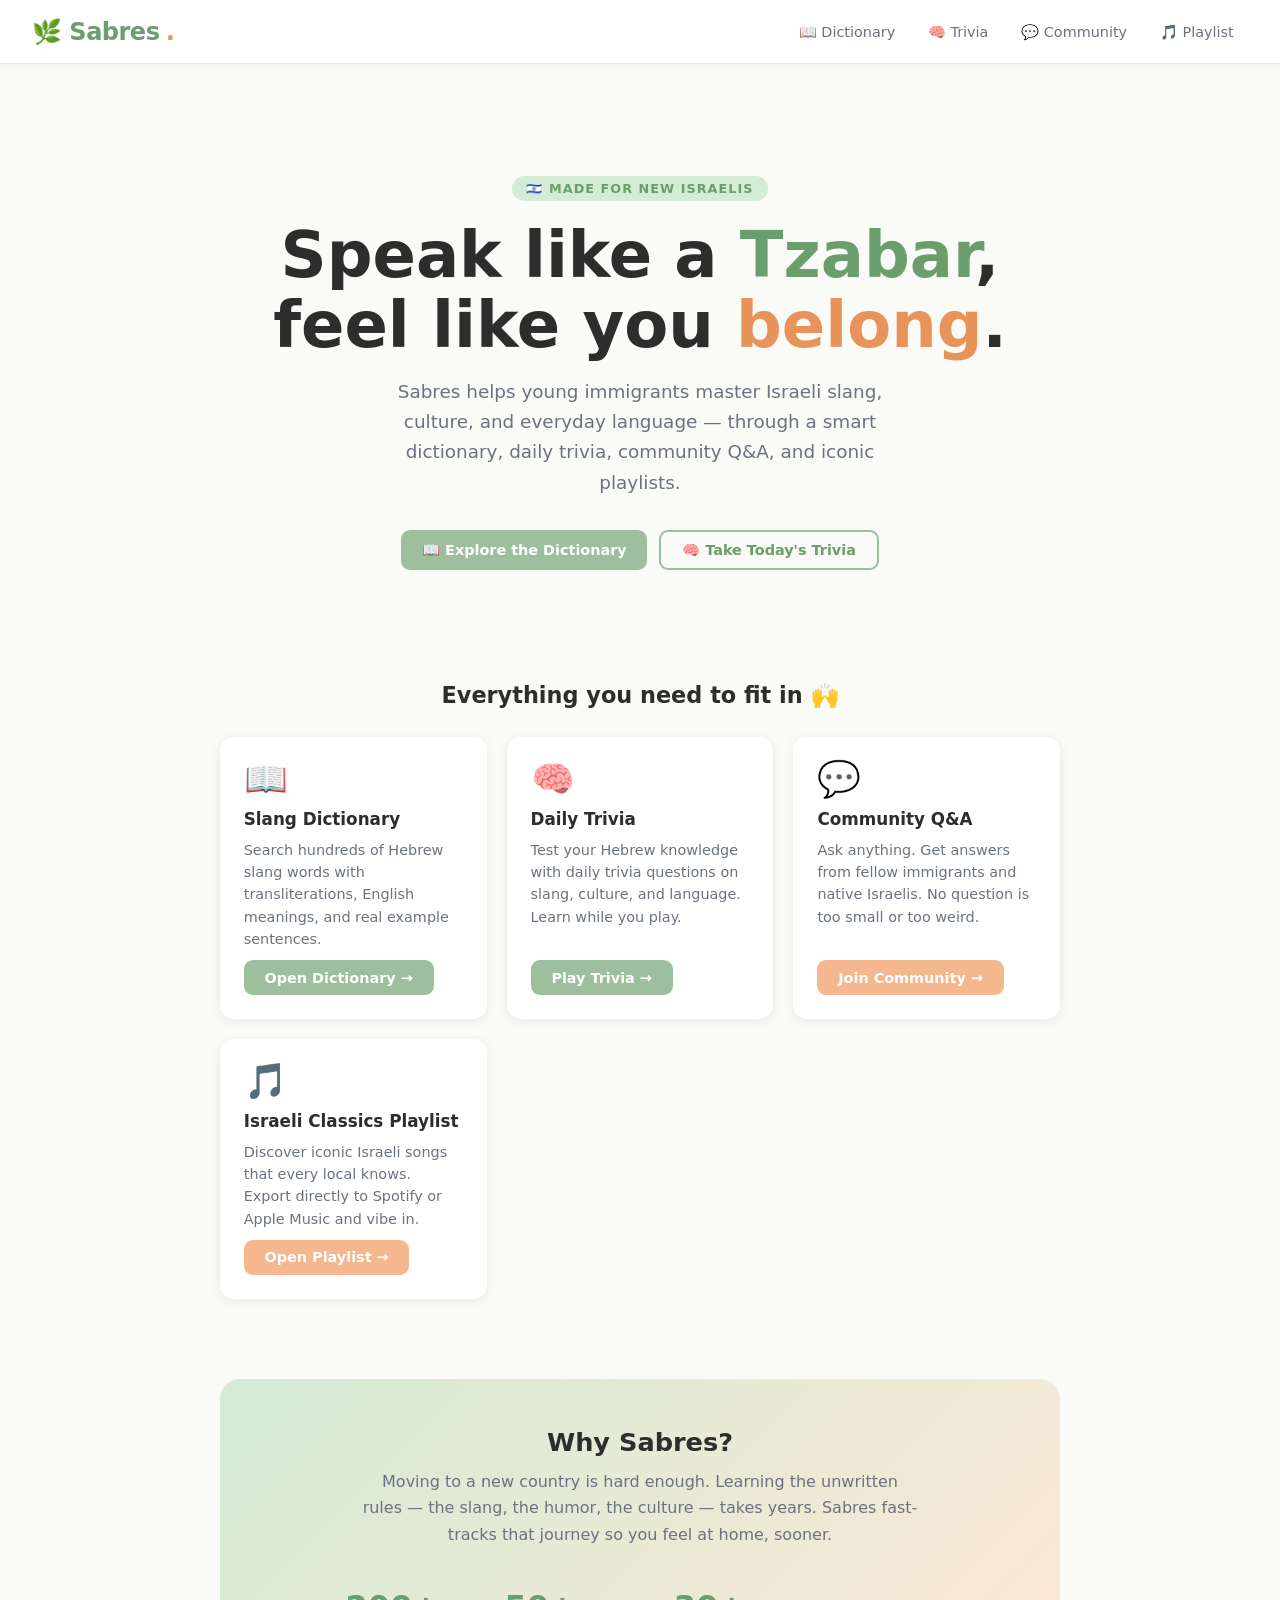
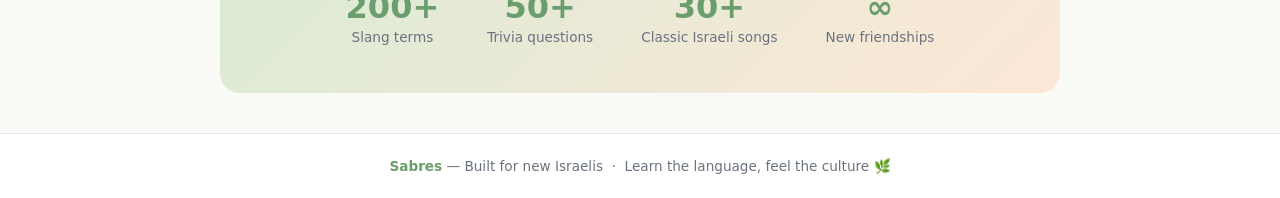
<file: index.html>
<!DOCTYPE html>
<html lang="en">
<head>
  <meta charset="UTF-8" />
  <meta name="viewport" content="width=device-width, initial-scale=1.0" />
  <title>Sabres — Learn Israeli Slang & Culture</title>
  <link rel="stylesheet" href="style.css" />
  <style>
    /* ── Hero ── */
    .hero {
      text-align: center;
      padding: 4.5rem 1rem 3rem;
    }
    .hero-badge {
      display: inline-block;
      background: var(--green-light);
      color: var(--green-dark);
      font-size: .8rem;
      font-weight: 700;
      letter-spacing: .08em;
      text-transform: uppercase;
      padding: .3rem .9rem;
      border-radius: 99px;
      margin-bottom: 1.2rem;
    }
    .hero h1 {
      font-size: clamp(2.4rem, 6vw, 4rem);
      font-weight: 900;
      line-height: 1.1;
      margin-bottom: 1rem;
    }
    .hero h1 .accent { color: var(--green-dark); }
    .hero h1 .accent2 { color: var(--orange-dark); }
    .hero p {
      font-size: 1.15rem;
      color: var(--text-muted);
      max-width: 540px;
      margin: 0 auto 2rem;
      line-height: 1.65;
    }
    .hero-cta { display: flex; gap: .75rem; justify-content: center; flex-wrap: wrap; }

    /* ── Feature cards ── */
    .features { margin-top: 4rem; }
    .features-heading {
      text-align: center;
      font-size: 1.4rem;
      font-weight: 800;
      margin-bottom: 1.75rem;
      color: var(--text);
    }
    .feature-card {
      display: flex;
      flex-direction: column;
      gap: .6rem;
    }
    .feature-icon {
      font-size: 2.2rem;
      line-height: 1;
      margin-bottom: .2rem;
    }
    .feature-card h3 { font-size: 1.05rem; font-weight: 700; }
    .feature-card p { font-size: .9rem; color: var(--text-muted); line-height: 1.55; }
    .feature-card .btn { margin-top: auto; align-self: flex-start; }

    /* ── Why section ── */
    .why {
      margin-top: 5rem;
      background: linear-gradient(135deg, var(--green-light) 0%, #fde8d6 100%);
      border-radius: 20px;
      padding: 3rem 2rem;
      text-align: center;
    }
    .why h2 { font-size: 1.6rem; font-weight: 800; margin-bottom: .75rem; }
    .why p { max-width: 560px; margin: 0 auto; color: var(--text-muted); line-height: 1.65; }
    .stats {
      display: flex;
      justify-content: center;
      gap: 3rem;
      margin-top: 2.5rem;
      flex-wrap: wrap;
    }
    .stat-num { font-size: 2rem; font-weight: 900; color: var(--green-dark); }
    .stat-label { font-size: .85rem; color: var(--text-muted); margin-top: .2rem; }
  </style>
</head>
<body>

<nav class="nav" role="navigation" aria-label="Main navigation">
  <a href="index.html" class="nav-logo">🌿 Sabres<span>.</span></a>
  <button class="nav-hamburger" aria-label="Open menu" aria-expanded="false">☰</button>
  <ul class="nav-links" role="list">
    <li><a href="dictionary.html">📖 Dictionary</a></li>
    <li><a href="trivia.html">🧠 Trivia</a></li>
    <li><a href="community.html">💬 Community</a></li>
    <li><a href="playlist.html">🎵 Playlist</a></li>
  </ul>
</nav>

<main class="page">

  <section class="hero">
    <div class="hero-badge">🇮🇱 Made for new Israelis</div>
    <h1>Speak like a <span class="accent">Tzabar</span>,<br>feel like you <span class="accent2">belong</span>.</h1>
    <p>Sabres helps young immigrants master Israeli slang, culture, and everyday language — through a smart dictionary, daily trivia, community Q&A, and iconic playlists.</p>
    <div class="hero-cta">
      <a href="dictionary.html" class="btn btn-green">📖 Explore the Dictionary</a>
      <a href="trivia.html" class="btn btn-outline">🧠 Take Today's Trivia</a>
    </div>
  </section>

  <section class="features">
    <h2 class="features-heading">Everything you need to fit in 🙌</h2>
    <div class="grid-2">
      <article class="card feature-card">
        <div class="feature-icon">📖</div>
        <h3>Slang Dictionary</h3>
        <p>Search hundreds of Hebrew slang words with transliterations, English meanings, and real example sentences.</p>
        <a href="dictionary.html" class="btn btn-green">Open Dictionary →</a>
      </article>

      <article class="card feature-card">
        <div class="feature-icon">🧠</div>
        <h3>Daily Trivia</h3>
        <p>Test your Hebrew knowledge with daily trivia questions on slang, culture, and language. Learn while you play.</p>
        <a href="trivia.html" class="btn btn-green">Play Trivia →</a>
      </article>

      <article class="card feature-card">
        <div class="feature-icon">💬</div>
        <h3>Community Q&A</h3>
        <p>Ask anything. Get answers from fellow immigrants and native Israelis. No question is too small or too weird.</p>
        <a href="community.html" class="btn btn-orange">Join Community →</a>
      </article>

      <article class="card feature-card">
        <div class="feature-icon">🎵</div>
        <h3>Israeli Classics Playlist</h3>
        <p>Discover iconic Israeli songs that every local knows. Export directly to Spotify or Apple Music and vibe in.</p>
        <a href="playlist.html" class="btn btn-orange">Open Playlist →</a>
      </article>
    </div>
  </section>

  <section class="why" aria-label="Why Sabres">
    <h2>Why Sabres?</h2>
    <p>Moving to a new country is hard enough. Learning the unwritten rules — the slang, the humor, the culture — takes years. Sabres fast-tracks that journey so you feel at home, sooner.</p>
    <div class="stats">
      <div>
        <div class="stat-num">200+</div>
        <div class="stat-label">Slang terms</div>
      </div>
      <div>
        <div class="stat-num">50+</div>
        <div class="stat-label">Trivia questions</div>
      </div>
      <div>
        <div class="stat-num">30+</div>
        <div class="stat-label">Classic Israeli songs</div>
      </div>
      <div>
        <div class="stat-num">∞</div>
        <div class="stat-label">New friendships</div>
      </div>
    </div>
  </section>

</main>

<footer>
  <strong>Sabres</strong> — Built for new Israelis &nbsp;·&nbsp; Learn the language, feel the culture 🌿
</footer>

<div id="toast"></div>
<script src="app.js"></script>
</body>
</html>
</file>
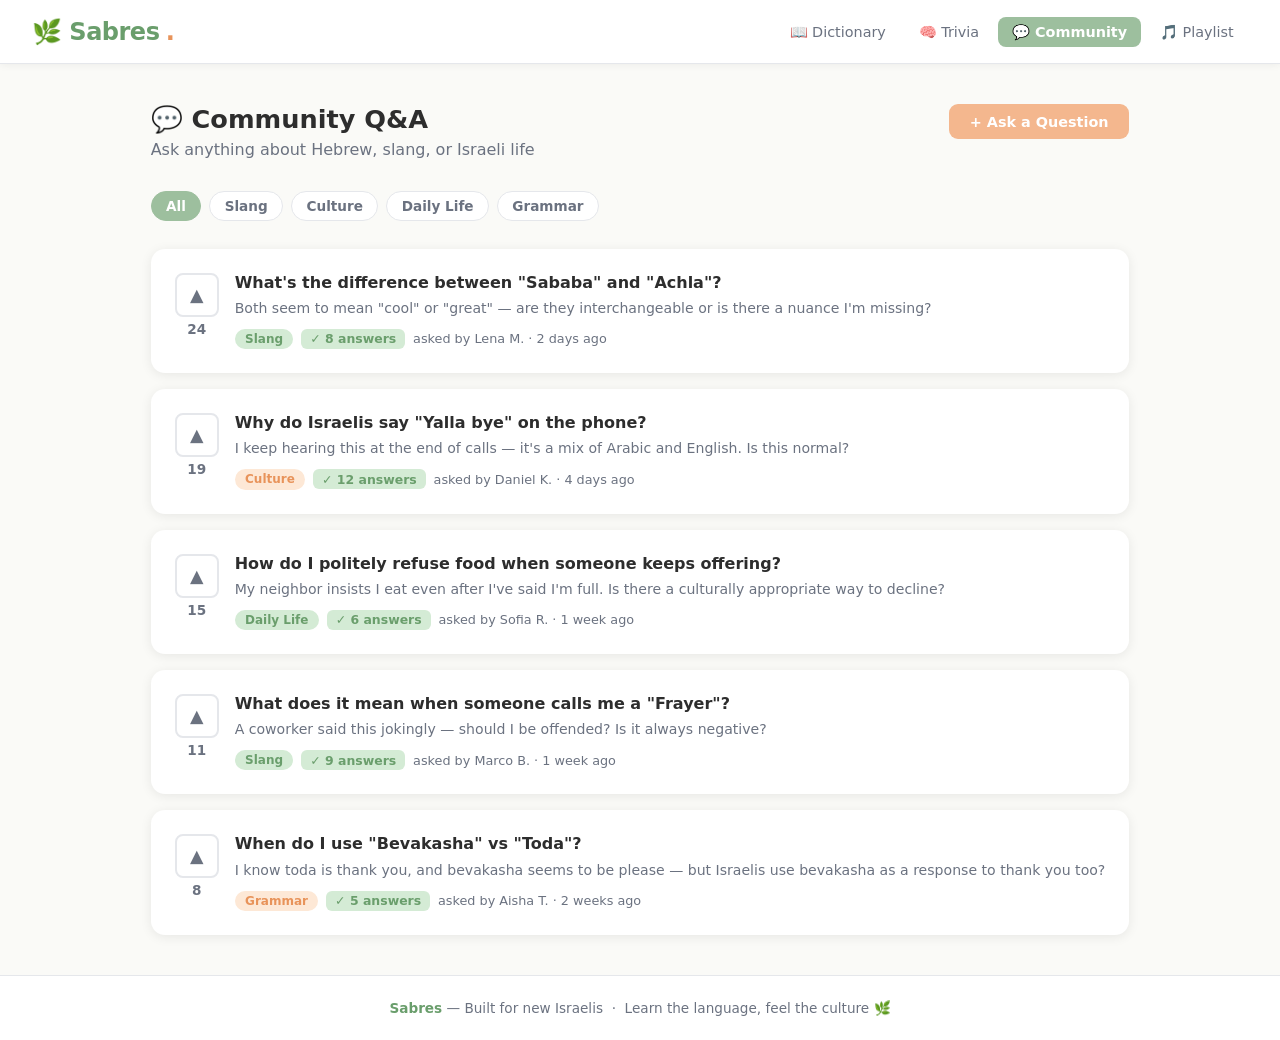
<file: community.html>
<!DOCTYPE html>
<html lang="en">
<head>
  <meta charset="UTF-8" />
  <meta name="viewport" content="width=device-width, initial-scale=1.0" />
  <title>Community Q&A — Sabres</title>
  <link rel="stylesheet" href="style.css" />
  <style>
    .community-header {
      display: flex;
      align-items: flex-start;
      justify-content: space-between;
      flex-wrap: wrap;
      gap: 1rem;
      margin-bottom: 2rem;
    }
    .q-card { display: flex; gap: 1rem; align-items: flex-start; }
    .q-votes {
      display: flex;
      flex-direction: column;
      align-items: center;
      gap: .25rem;
      min-width: 44px;
    }
    .upvote-btn {
      background: none;
      border: 2px solid var(--border);
      border-radius: 8px;
      width: 44px;
      height: 44px;
      font-size: 1.1rem;
      display: flex;
      align-items: center;
      justify-content: center;
      transition: border-color .15s, background .15s, color .15s;
      color: var(--text-muted);
    }
    .upvote-btn:hover { border-color: var(--orange); color: var(--orange-dark); }
    .upvote-btn.voted { border-color: var(--orange-dark); background: #fde8d6; color: var(--orange-dark); }
    .vote-count { font-size: .85rem; font-weight: 700; color: var(--text-muted); }
    .q-body { flex: 1; }
    .q-title { font-size: 1rem; font-weight: 700; margin-bottom: .4rem; color: var(--text); }
    .q-title a:hover { color: var(--green-dark); text-decoration: underline; }
    .q-preview { font-size: .88rem; color: var(--text-muted); line-height: 1.5; margin-bottom: .6rem; }
    .q-meta {
      display: flex;
      gap: .5rem;
      align-items: center;
      flex-wrap: wrap;
      font-size: .8rem;
      color: var(--text-muted);
    }
    .q-answers {
      background: var(--green-light);
      color: var(--green-dark);
      font-weight: 700;
      padding: .15rem .55rem;
      border-radius: 6px;
      font-size: .78rem;
    }
    .filters {
      display: flex;
      gap: .5rem;
      flex-wrap: wrap;
      margin-bottom: 1.75rem;
    }
    .filter-btn {
      background: var(--surface);
      border: 1.5px solid var(--border);
      border-radius: 99px;
      padding: .35rem .9rem;
      font-size: .85rem;
      font-weight: 600;
      color: var(--text-muted);
      transition: all .15s;
    }
    .filter-btn:hover, .filter-btn.active {
      background: var(--green);
      border-color: var(--green);
      color: #fff;
    }
    .q-list { display: flex; flex-direction: column; gap: 1rem; }
  </style>
</head>
<body>

<nav class="nav" role="navigation" aria-label="Main navigation">
  <a href="index.html" class="nav-logo">🌿 Sabres<span>.</span></a>
  <button class="nav-hamburger" aria-label="Open menu">☰</button>
  <ul class="nav-links" role="list">
    <li><a href="dictionary.html">📖 Dictionary</a></li>
    <li><a href="trivia.html">🧠 Trivia</a></li>
    <li><a href="community.html" class="active">💬 Community</a></li>
    <li><a href="playlist.html">🎵 Playlist</a></li>
  </ul>
</nav>

<main class="page">
  <div class="community-header">
    <div>
      <h1 class="section-title">💬 Community Q&A</h1>
      <p class="section-subtitle" style="margin-bottom:0">Ask anything about Hebrew, slang, or Israeli life</p>
    </div>
    <button class="btn btn-orange" onclick="openAskModal()" aria-haspopup="dialog">+ Ask a Question</button>
  </div>

  <div class="filters" role="group" aria-label="Filter questions">
    <button class="filter-btn active" onclick="setFilter(this,'all')">All</button>
    <button class="filter-btn" onclick="setFilter(this,'slang')">Slang</button>
    <button class="filter-btn" onclick="setFilter(this,'culture')">Culture</button>
    <button class="filter-btn" onclick="setFilter(this,'daily')">Daily Life</button>
    <button class="filter-btn" onclick="setFilter(this,'grammar')">Grammar</button>
  </div>

  <div class="q-list" role="list" aria-label="Questions">

    <article class="card q-card" role="listitem" data-tags="slang">
      <div class="q-votes">
        <button class="upvote-btn" onclick="upvote(this)" aria-pressed="false" aria-label="Upvote question">▲</button>
        <span class="vote-count">24</span>
      </div>
      <div class="q-body">
        <h2 class="q-title"><a href="#">What's the difference between "Sababa" and "Achla"?</a></h2>
        <p class="q-preview">Both seem to mean "cool" or "great" — are they interchangeable or is there a nuance I'm missing?</p>
        <div class="q-meta">
          <span class="tag">Slang</span>
          <span class="q-answers">✓ 8 answers</span>
          <span>asked by Lena M. · 2 days ago</span>
        </div>
      </div>
    </article>

    <article class="card q-card" role="listitem" data-tags="culture">
      <div class="q-votes">
        <button class="upvote-btn" onclick="upvote(this)" aria-pressed="false" aria-label="Upvote question">▲</button>
        <span class="vote-count">19</span>
      </div>
      <div class="q-body">
        <h2 class="q-title"><a href="#">Why do Israelis say "Yalla bye" on the phone?</a></h2>
        <p class="q-preview">I keep hearing this at the end of calls — it's a mix of Arabic and English. Is this normal?</p>
        <div class="q-meta">
          <span class="tag tag-orange">Culture</span>
          <span class="q-answers">✓ 12 answers</span>
          <span>asked by Daniel K. · 4 days ago</span>
        </div>
      </div>
    </article>

    <article class="card q-card" role="listitem" data-tags="daily">
      <div class="q-votes">
        <button class="upvote-btn" onclick="upvote(this)" aria-pressed="false" aria-label="Upvote question">▲</button>
        <span class="vote-count">15</span>
      </div>
      <div class="q-body">
        <h2 class="q-title"><a href="#">How do I politely refuse food when someone keeps offering?</a></h2>
        <p class="q-preview">My neighbor insists I eat even after I've said I'm full. Is there a culturally appropriate way to decline?</p>
        <div class="q-meta">
          <span class="tag">Daily Life</span>
          <span class="q-answers">✓ 6 answers</span>
          <span>asked by Sofia R. · 1 week ago</span>
        </div>
      </div>
    </article>

    <article class="card q-card" role="listitem" data-tags="slang">
      <div class="q-votes">
        <button class="upvote-btn" onclick="upvote(this)" aria-pressed="false" aria-label="Upvote question">▲</button>
        <span class="vote-count">11</span>
      </div>
      <div class="q-body">
        <h2 class="q-title"><a href="#">What does it mean when someone calls me a "Frayer"?</a></h2>
        <p class="q-preview">A coworker said this jokingly — should I be offended? Is it always negative?</p>
        <div class="q-meta">
          <span class="tag">Slang</span>
          <span class="q-answers">✓ 9 answers</span>
          <span>asked by Marco B. · 1 week ago</span>
        </div>
      </div>
    </article>

    <article class="card q-card" role="listitem" data-tags="grammar">
      <div class="q-votes">
        <button class="upvote-btn" onclick="upvote(this)" aria-pressed="false" aria-label="Upvote question">▲</button>
        <span class="vote-count">8</span>
      </div>
      <div class="q-body">
        <h2 class="q-title"><a href="#">When do I use "Bevakasha" vs "Toda"?</a></h2>
        <p class="q-preview">I know toda is thank you, and bevakasha seems to be please — but Israelis use bevakasha as a response to thank you too?</p>
        <div class="q-meta">
          <span class="tag tag-orange">Grammar</span>
          <span class="q-answers">✓ 5 answers</span>
          <span>asked by Aisha T. · 2 weeks ago</span>
        </div>
      </div>
    </article>

  </div>
</main>

<!-- Ask modal -->
<div id="ask-modal" class="modal-overlay" role="dialog" aria-modal="true" aria-labelledby="modal-title">
  <div class="modal">
    <button class="modal-close" onclick="closeAskModal()" aria-label="Close dialog">✕</button>
    <h2 id="modal-title">Ask the Community</h2>
    <form onsubmit="submitQuestion(event)">
      <div class="form-group">
        <label for="q-title-input">Your question</label>
        <input id="q-title-input" type="text" placeholder="e.g. What does 'nu' mean?" required />
      </div>
      <div class="form-group">
        <label for="q-body-input">Details (optional)</label>
        <textarea id="q-body-input" placeholder="Add more context here…"></textarea>
      </div>
      <div class="form-group">
        <label for="q-tag-select">Category</label>
        <select id="q-tag-select">
          <option value="slang">Slang</option>
          <option value="culture">Culture</option>
          <option value="daily">Daily Life</option>
          <option value="grammar">Grammar</option>
        </select>
      </div>
      <button type="submit" class="btn btn-orange" style="width:100%;justify-content:center;">Post Question</button>
    </form>
  </div>
</div>

<footer>
  <strong>Sabres</strong> — Built for new Israelis &nbsp;·&nbsp; Learn the language, feel the culture 🌿
</footer>

<div id="toast"></div>
<script src="app.js"></script>
<script>
  function setFilter(btn, tag) {
    document.querySelectorAll('.filter-btn').forEach(b => b.classList.remove('active'));
    btn.classList.add('active');
    document.querySelectorAll('.q-list .q-card').forEach(card => {
      card.style.display = (tag === 'all' || card.dataset.tags.includes(tag)) ? '' : 'none';
    });
  }
  // close modal on overlay click
  document.getElementById('ask-modal').addEventListener('click', e => {
    if (e.target === e.currentTarget) closeAskModal();
  });
</script>
</body>
</html>
</file>
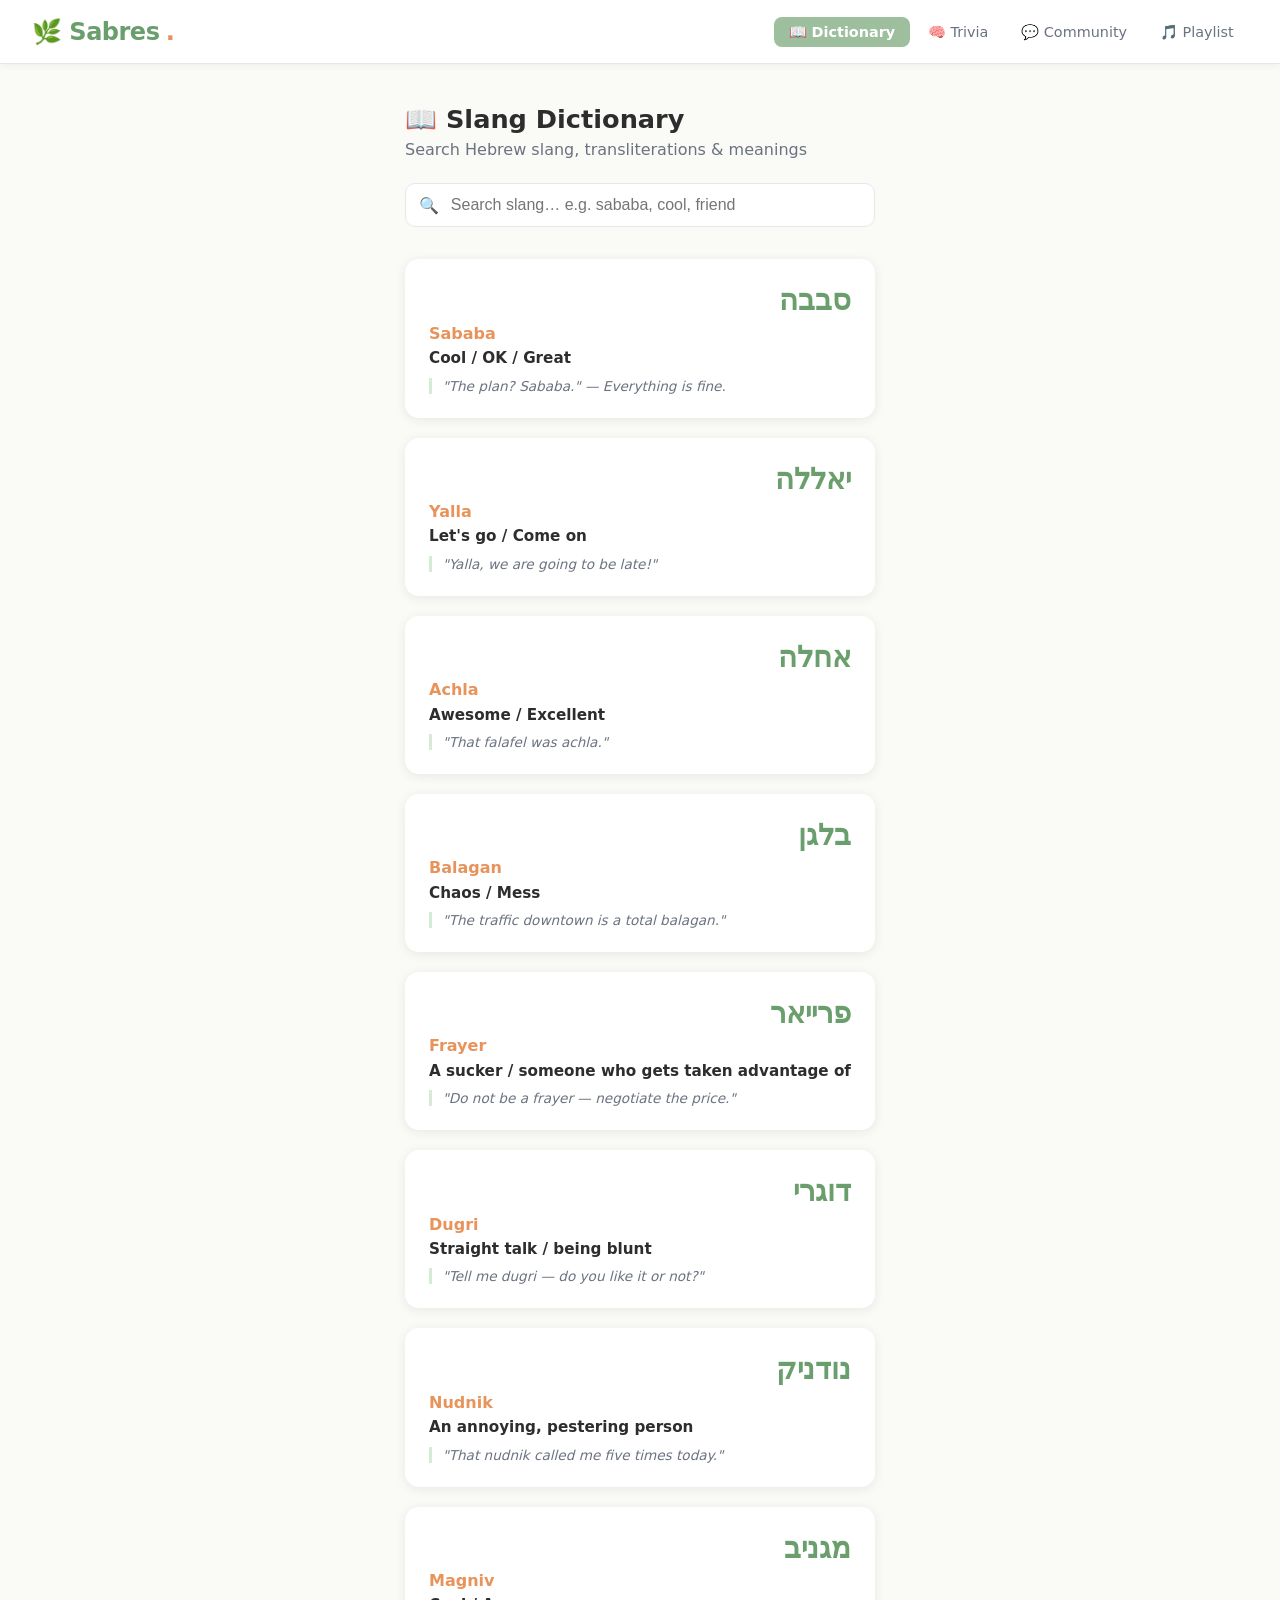
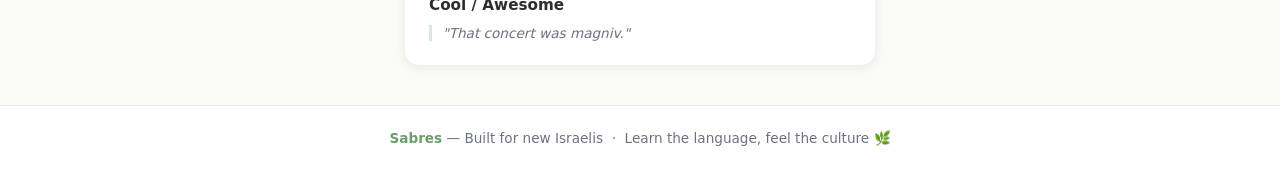
<file: dictionary.html>
<!DOCTYPE html>
<html lang="en">
<head>
  <meta charset="UTF-8" />
  <meta name="viewport" content="width=device-width, initial-scale=1.0" />
  <title>Slang Dictionary — Sabres</title>
  <link rel="stylesheet" href="style.css" />
  <style>
    .dict-card { display: flex; flex-direction: column; gap: .4rem; }
    .dict-hebrew {
      font-size: 1.8rem;
      font-weight: 900;
      color: var(--green-dark);
      direction: rtl;
      font-family: 'David Libre', 'Frank Ruhl Libre', serif;
    }
    .dict-trans {
      font-size: 1rem;
      font-weight: 700;
      color: var(--orange-dark);
    }
    .dict-meaning {
      font-size: .95rem;
      font-weight: 600;
      color: var(--text);
    }
    .dict-example {
      font-size: .85rem;
      color: var(--text-muted);
      font-style: italic;
      border-left: 3px solid var(--green-light);
      padding-left: .65rem;
      margin-top: .25rem;
    }
    .no-results { color: var(--text-muted); font-size: 1rem; padding: 1rem 0; }
    .dict-header {
      display: flex;
      align-items: flex-start;
      justify-content: space-between;
      flex-wrap: wrap;
      gap: 1rem;
      margin-bottom: 1.5rem;
    }
    .dict-count {
      color: var(--text-muted);
      font-size: .9rem;
      margin-top: .25rem;
    }
  </style>
</head>
<body>

<nav class="nav" role="navigation" aria-label="Main navigation">
  <a href="index.html" class="nav-logo">🌿 Sabres<span>.</span></a>
  <button class="nav-hamburger" aria-label="Open menu">☰</button>
  <ul class="nav-links" role="list">
    <li><a href="dictionary.html" class="active">📖 Dictionary</a></li>
    <li><a href="trivia.html">🧠 Trivia</a></li>
    <li><a href="community.html">💬 Community</a></li>
    <li><a href="playlist.html">🎵 Playlist</a></li>
  </ul>
</nav>

<main class="page">
  <div class="dict-header">
    <div>
      <h1 class="section-title">📖 Slang Dictionary</h1>
      <p class="section-subtitle" style="margin-bottom:0">Search Hebrew slang, transliterations & meanings</p>
    </div>
  </div>

  <div class="search-wrap" role="search">
    <span class="search-icon" aria-hidden="true">🔍</span>
    <input
      type="search"
      id="dict-search"
      placeholder="Search slang… e.g. sababa, cool, friend"
      aria-label="Search slang dictionary"
      autocomplete="off"
    />
  </div>

  <div id="dict-grid" class="grid-2" role="list" aria-live="polite" aria-label="Slang results"></div>
</main>

<footer>
  <strong>Sabres</strong> — Built for new Israelis &nbsp;·&nbsp; Learn the language, feel the culture 🌿
</footer>

<div id="toast"></div>
<script src="app.js"></script>
</body>
</html>
</file>
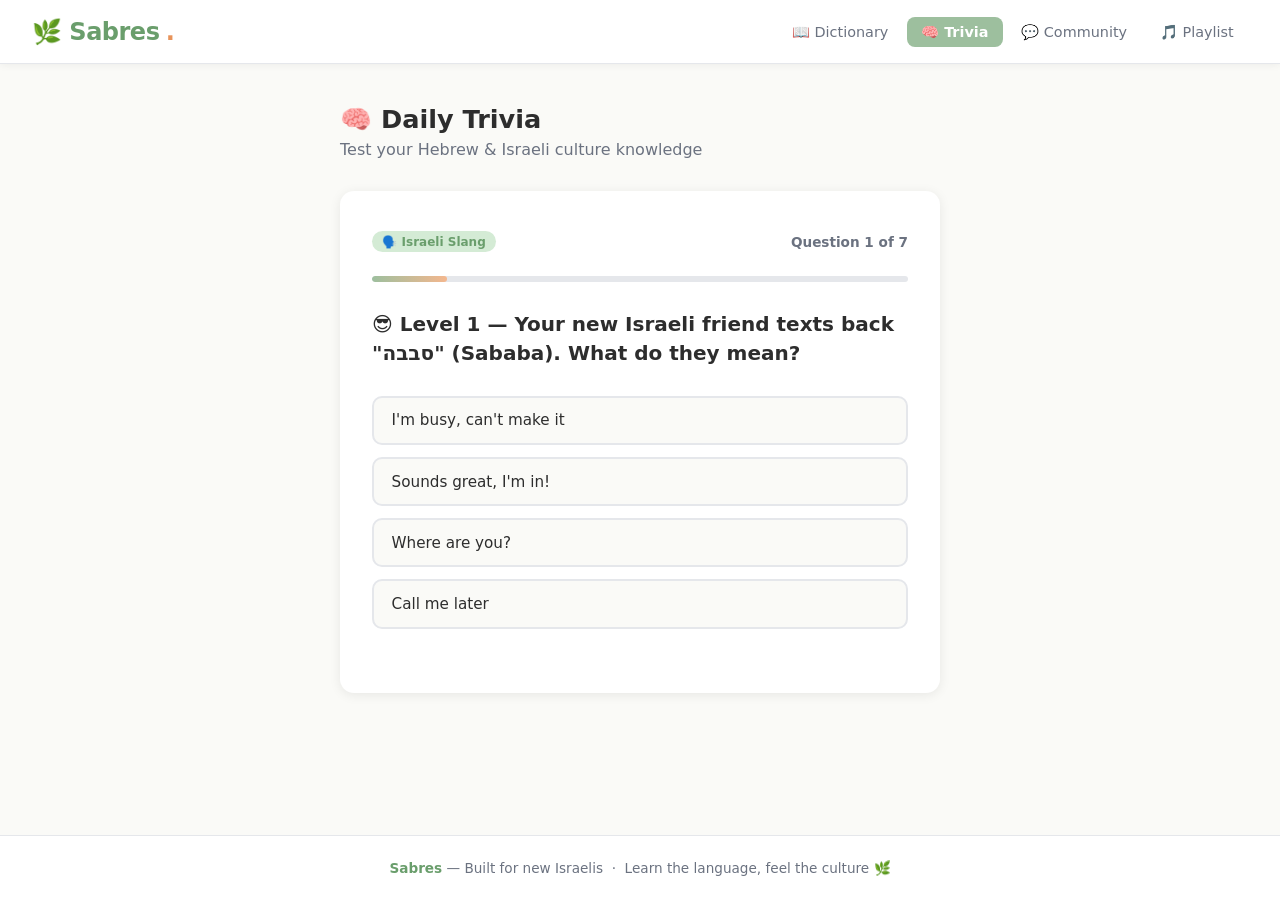
<file: trivia.html>
<!DOCTYPE html>
<html lang="en">
<head>
  <meta charset="UTF-8" />
  <meta name="viewport" content="width=device-width, initial-scale=1.0" />
  <title>Daily Trivia — Sabres</title>
  <link rel="stylesheet" href="style.css" />
  <style>
    .trivia-wrap {
      max-width: 600px;
      margin: 0 auto;
    }
    .trivia-card {
      background: var(--surface);
      border-radius: var(--radius);
      box-shadow: var(--shadow);
      padding: 2.5rem 2rem;
    }
    .trivia-meta {
      display: flex;
      justify-content: space-between;
      align-items: center;
      margin-bottom: 1.5rem;
    }
    #trivia-counter {
      font-size: .85rem;
      font-weight: 600;
      color: var(--text-muted);
    }
    #trivia-question {
      font-size: 1.25rem;
      font-weight: 700;
      line-height: 1.45;
      margin-bottom: 1.75rem;
      color: var(--text);
    }
    #trivia-options {
      display: flex;
      flex-direction: column;
      gap: .75rem;
      margin-bottom: 1.5rem;
    }
    .trivia-option {
      width: 100%;
      text-align: left;
      padding: .85rem 1.1rem;
      border-radius: 10px;
      border: 2px solid var(--border);
      background: var(--bg);
      font-size: .95rem;
      color: var(--text);
      font-weight: 500;
      transition: border-color .15s, background .15s;
    }
    .trivia-option:hover:not(:disabled) {
      border-color: var(--green);
      background: var(--green-light);
    }
    .trivia-option.correct {
      border-color: var(--green-dark);
      background: var(--green-light);
      color: var(--green-dark);
      font-weight: 700;
    }
    .trivia-option.correct::after { content: ' ✓'; }
    .trivia-option.wrong {
      border-color: #e57373;
      background: #fdecea;
      color: #c62828;
    }
    .trivia-option.wrong::after { content: ' ✗'; }
    #trivia-explanation {
      background: var(--green-light);
      border-left: 4px solid var(--green-dark);
      border-radius: 8px;
      padding: .85rem 1rem;
      font-size: .9rem;
      color: var(--text);
      line-height: 1.55;
      margin-bottom: 1.25rem;
    }
    #trivia-next {
      width: 100%;
      justify-content: center;
      font-size: 1rem;
      padding: .75rem;
    }
    .trivia-progress {
      width: 100%;
      height: 6px;
      background: var(--border);
      border-radius: 99px;
      overflow: hidden;
      margin-bottom: 1.75rem;
    }
    .trivia-progress-bar {
      height: 100%;
      background: linear-gradient(90deg, var(--green), var(--orange));
      border-radius: 99px;
      transition: width .4s ease;
    }

    /* ── Results screen ── */
    #trivia-results {
      display: none;
      text-align: center;
      padding: 1rem 0 .5rem;
    }
    .result-emoji { font-size: 3.5rem; line-height: 1; margin-bottom: 1rem; }
    .result-score {
      font-size: 3rem;
      font-weight: 900;
      color: var(--green-dark);
      margin-bottom: .3rem;
    }
    .result-label {
      font-size: 1.1rem;
      font-weight: 700;
      margin-bottom: .5rem;
    }
    .result-msg {
      color: var(--text-muted);
      font-size: .95rem;
      line-height: 1.6;
      margin-bottom: 1.75rem;
      max-width: 380px;
      margin-left: auto;
      margin-right: auto;
    }
    .result-breakdown {
      display: flex;
      justify-content: center;
      gap: 2rem;
      margin-bottom: 1.75rem;
    }
    .result-stat { text-align: center; }
    .result-stat-num { font-size: 1.6rem; font-weight: 900; }
    .result-stat-num.correct { color: var(--green-dark); }
    .result-stat-num.wrong   { color: #e57373; }
    .result-stat-lbl { font-size: .8rem; color: var(--text-muted); margin-top: .15rem; }
  </style>
</head>
<body>

<nav class="nav" role="navigation" aria-label="Main navigation">
  <a href="index.html" class="nav-logo">🌿 Sabres<span>.</span></a>
  <button class="nav-hamburger" aria-label="Open menu">☰</button>
  <ul class="nav-links" role="list">
    <li><a href="dictionary.html">📖 Dictionary</a></li>
    <li><a href="trivia.html" class="active">🧠 Trivia</a></li>
    <li><a href="community.html">💬 Community</a></li>
    <li><a href="playlist.html">🎵 Playlist</a></li>
  </ul>
</nav>

<main class="page">
  <div style="max-width:600px;margin:0 auto 2rem;">
    <h1 class="section-title">🧠 Daily Trivia</h1>
    <p class="section-subtitle">Test your Hebrew & Israeli culture knowledge</p>
  </div>

  <div class="trivia-wrap">
    <div class="trivia-card">
      <div class="trivia-meta">
        <span class="tag">🗣️ Israeli Slang</span>
        <span id="trivia-counter">Question 1 of 7</span>
      </div>

      <div class="trivia-progress" role="progressbar" aria-label="Quiz progress">
        <div class="trivia-progress-bar" id="trivia-bar" style="width:14%"></div>
      </div>

      <p id="trivia-question"></p>

      <div id="trivia-options" role="group" aria-label="Answer options"></div>

      <div id="trivia-explanation" style="display:none" aria-live="polite"></div>

      <button
        id="trivia-next"
        class="btn btn-green"
        style="display:none"
        onclick="nextTrivia()"
        aria-label="Next question"
      >Next Question →</button>

      <!-- Results screen (shown after last question) -->
      <div id="trivia-results" aria-live="polite">
        <div class="result-emoji" id="result-emoji">🎉</div>
        <div class="result-score" id="result-score">0/7</div>
        <div class="result-label" id="result-label"></div>
        <p class="result-msg" id="result-msg"></p>
        <div class="result-breakdown">
          <div class="result-stat">
            <div class="result-stat-num correct" id="result-correct">0</div>
            <div class="result-stat-lbl">Correct</div>
          </div>
          <div class="result-stat">
            <div class="result-stat-num wrong" id="result-wrong">0</div>
            <div class="result-stat-lbl">Incorrect</div>
          </div>
          <div class="result-stat">
            <div class="result-stat-num" id="result-pct" style="color:var(--orange-dark)">0%</div>
            <div class="result-stat-lbl">Score</div>
          </div>
        </div>
        <button class="btn btn-green" onclick="restartTrivia()" style="width:100%;justify-content:center;font-size:1rem;padding:.8rem">
          🔄 Try Again
        </button>
      </div>
    </div>
  </div>
</main>

<footer>
  <strong>Sabres</strong> — Built for new Israelis &nbsp;·&nbsp; Learn the language, feel the culture 🌿
</footer>

<div id="toast"></div>
<script src="app.js"></script>
</body>
</html>
</file>
<file: style.css>
/* ── Design Tokens ─────────────────────────────────────────── */
:root {
  --green:       #9DBF9E;
  --green-dark:  #6a9e6c;
  --green-light: #d4ebd5;
  --orange:      #F4B78E;
  --orange-dark: #e8935a;
  --bg:          #FAFAF7;
  --surface:     #FFFFFF;
  --text:        #2D2D2D;
  --text-muted:  #6b7280;
  --border:      #e5e7eb;
  --radius:      14px;
  --shadow:      0 2px 12px rgba(0,0,0,.08);
  --shadow-hover:0 6px 24px rgba(0,0,0,.14);
  --font:        'Segoe UI', system-ui, -apple-system, sans-serif;
}

/* ── Reset ─────────────────────────────────────────────────── */
*, *::before, *::after { box-sizing: border-box; margin: 0; padding: 0; }
html { scroll-behavior: smooth; }
body {
  font-family: var(--font);
  background: var(--bg);
  color: var(--text);
  min-height: 100vh;
  display: flex;
  flex-direction: column;
}
a { color: inherit; text-decoration: none; }
img { max-width: 100%; }
button { cursor: pointer; font-family: var(--font); }

/* ── Nav ───────────────────────────────────────────────────── */
.nav {
  position: sticky;
  top: 0;
  z-index: 100;
  background: var(--surface);
  border-bottom: 1px solid var(--border);
  padding: 0 2rem;
  height: 64px;
  display: flex;
  align-items: center;
  justify-content: space-between;
  box-shadow: 0 1px 8px rgba(0,0,0,.06);
}
.nav-logo {
  font-size: 1.5rem;
  font-weight: 800;
  letter-spacing: -.5px;
  color: var(--green-dark);
  display: flex;
  align-items: center;
  gap: .4rem;
}
.nav-logo span { color: var(--orange-dark); }
.nav-links {
  display: flex;
  gap: .25rem;
  list-style: none;
}
.nav-links a {
  padding: .45rem .9rem;
  border-radius: 8px;
  font-size: .9rem;
  font-weight: 500;
  color: var(--text-muted);
  transition: background .18s, color .18s;
}
.nav-links a:hover { background: var(--green-light); color: var(--green-dark); }
.nav-links a.active {
  background: var(--green);
  color: #fff;
  font-weight: 600;
}
.nav-hamburger {
  display: none;
  background: none;
  border: none;
  font-size: 1.5rem;
  color: var(--text);
}

/* ── Footer ────────────────────────────────────────────────── */
footer {
  margin-top: auto;
  background: var(--surface);
  border-top: 1px solid var(--border);
  text-align: center;
  padding: 1.5rem 1rem;
  color: var(--text-muted);
  font-size: .85rem;
}
footer strong { color: var(--green-dark); }

/* ── Page wrapper ──────────────────────────────────────────── */
.page { max-width: 1100px; margin: 0 auto; padding: 2.5rem 1.5rem; flex: 1; }

/* ── Shared card ───────────────────────────────────────────── */
.card {
  background: var(--surface);
  border-radius: var(--radius);
  box-shadow: var(--shadow);
  padding: 1.5rem;
  transition: transform .2s, box-shadow .2s;
}
.card:hover { transform: translateY(-3px); box-shadow: var(--shadow-hover); }

/* ── Button styles ─────────────────────────────────────────── */
.btn {
  display: inline-flex;
  align-items: center;
  gap: .4rem;
  padding: .6rem 1.3rem;
  border-radius: 9px;
  font-size: .9rem;
  font-weight: 600;
  border: none;
  transition: background .18s, transform .12s;
}
.btn:active { transform: scale(.97); }
.btn-green  { background: var(--green); color: #fff; }
.btn-green:hover  { background: var(--green-dark); }
.btn-orange { background: var(--orange); color: #fff; }
.btn-orange:hover { background: var(--orange-dark); }
.btn-outline {
  background: transparent;
  border: 2px solid var(--green);
  color: var(--green-dark);
}
.btn-outline:hover { background: var(--green-light); }

/* ── Tag / badge ───────────────────────────────────────────── */
.tag {
  display: inline-block;
  padding: .2rem .65rem;
  border-radius: 99px;
  font-size: .75rem;
  font-weight: 600;
  background: var(--green-light);
  color: var(--green-dark);
}
.tag-orange { background: #fde8d6; color: var(--orange-dark); }

/* ── Toast ─────────────────────────────────────────────────── */
#toast {
  position: fixed;
  bottom: 1.5rem;
  left: 50%;
  transform: translateX(-50%) translateY(80px);
  background: var(--text);
  color: #fff;
  padding: .75rem 1.5rem;
  border-radius: 9px;
  font-size: .9rem;
  font-weight: 500;
  z-index: 999;
  opacity: 0;
  transition: opacity .25s, transform .25s;
  pointer-events: none;
  white-space: nowrap;
}
#toast.show {
  opacity: 1;
  transform: translateX(-50%) translateY(0);
}

/* ── Modal ─────────────────────────────────────────────────── */
.modal-overlay {
  display: none;
  position: fixed; inset: 0;
  background: rgba(0,0,0,.4);
  z-index: 200;
  align-items: center;
  justify-content: center;
}
.modal-overlay.open { display: flex; }
.modal {
  background: var(--surface);
  border-radius: var(--radius);
  padding: 2rem;
  width: min(480px, 92vw);
  box-shadow: 0 16px 48px rgba(0,0,0,.18);
  position: relative;
}
.modal h2 { margin-bottom: 1rem; font-size: 1.2rem; }
.modal-close {
  position: absolute; top: 1rem; right: 1rem;
  background: none; border: none; font-size: 1.3rem; color: var(--text-muted);
}
.modal-close:hover { color: var(--text); }
.form-group { margin-bottom: 1rem; }
.form-group label { display: block; font-size: .85rem; font-weight: 600; margin-bottom: .35rem; }
.form-group input,
.form-group textarea,
.form-group select {
  width: 100%;
  padding: .6rem .85rem;
  border: 1.5px solid var(--border);
  border-radius: 8px;
  font-size: .95rem;
  font-family: var(--font);
  background: var(--bg);
  color: var(--text);
  transition: border-color .15s;
}
.form-group input:focus,
.form-group textarea:focus,
.form-group select:focus {
  outline: none;
  border-color: var(--green);
}
.form-group textarea { resize: vertical; min-height: 90px; }

/* ── Section heading ───────────────────────────────────────── */
.section-title {
  font-size: 1.6rem;
  font-weight: 800;
  margin-bottom: .4rem;
}
.section-subtitle {
  color: var(--text-muted);
  margin-bottom: 2rem;
  font-size: 1rem;
}

/* ── Grid ──────────────────────────────────────────────────── */
.grid-2 { display: grid; grid-template-columns: repeat(auto-fill, minmax(260px,1fr)); gap: 1.25rem; }
.grid-3 { display: grid; grid-template-columns: repeat(auto-fill, minmax(200px,1fr)); gap: 1.25rem; }

/* ── Search bar ────────────────────────────────────────────── */
.search-wrap {
  position: relative;
  margin-bottom: 2rem;
  max-width: 480px;
}
.search-wrap input {
  width: 100%;
  padding: .75rem 1rem .75rem 2.8rem;
  border: 1.5px solid var(--border);
  border-radius: 10px;
  font-size: 1rem;
  background: var(--surface);
  transition: border-color .15s, box-shadow .15s;
}
.search-wrap input:focus {
  outline: none;
  border-color: var(--green);
  box-shadow: 0 0 0 3px var(--green-light);
}
.search-icon {
  position: absolute;
  left: .85rem; top: 50%;
  transform: translateY(-50%);
  color: var(--text-muted);
  font-size: 1rem;
  pointer-events: none;
}

/* ── Responsive ────────────────────────────────────────────── */
@media (max-width: 640px) {
  .nav-links { display: none; flex-direction: column; position: absolute; top: 64px; left: 0; right: 0; background: var(--surface); padding: 1rem; border-bottom: 1px solid var(--border); gap: .5rem; }
  .nav-links.open { display: flex; }
  .nav-hamburger { display: block; }
  .nav { padding: 0 1rem; }
  .page { padding: 1.5rem 1rem; }
}
</file>
